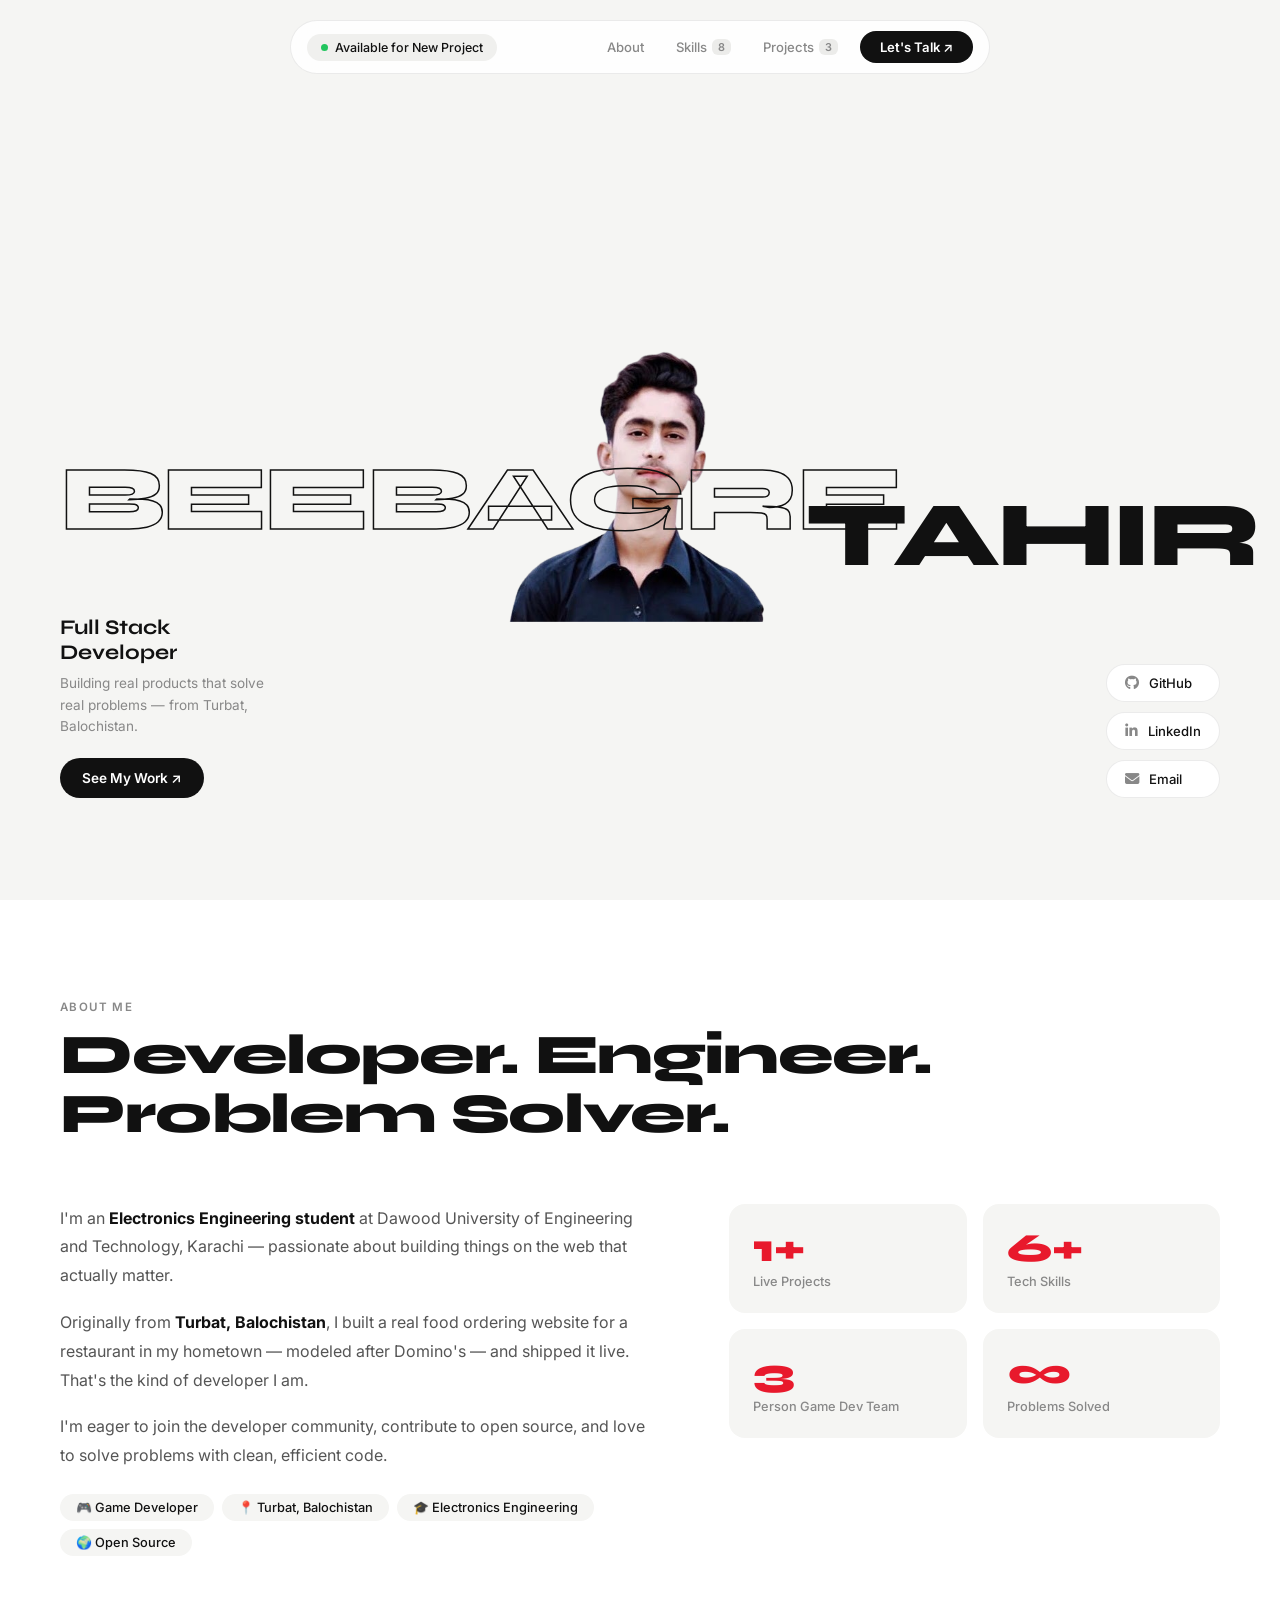
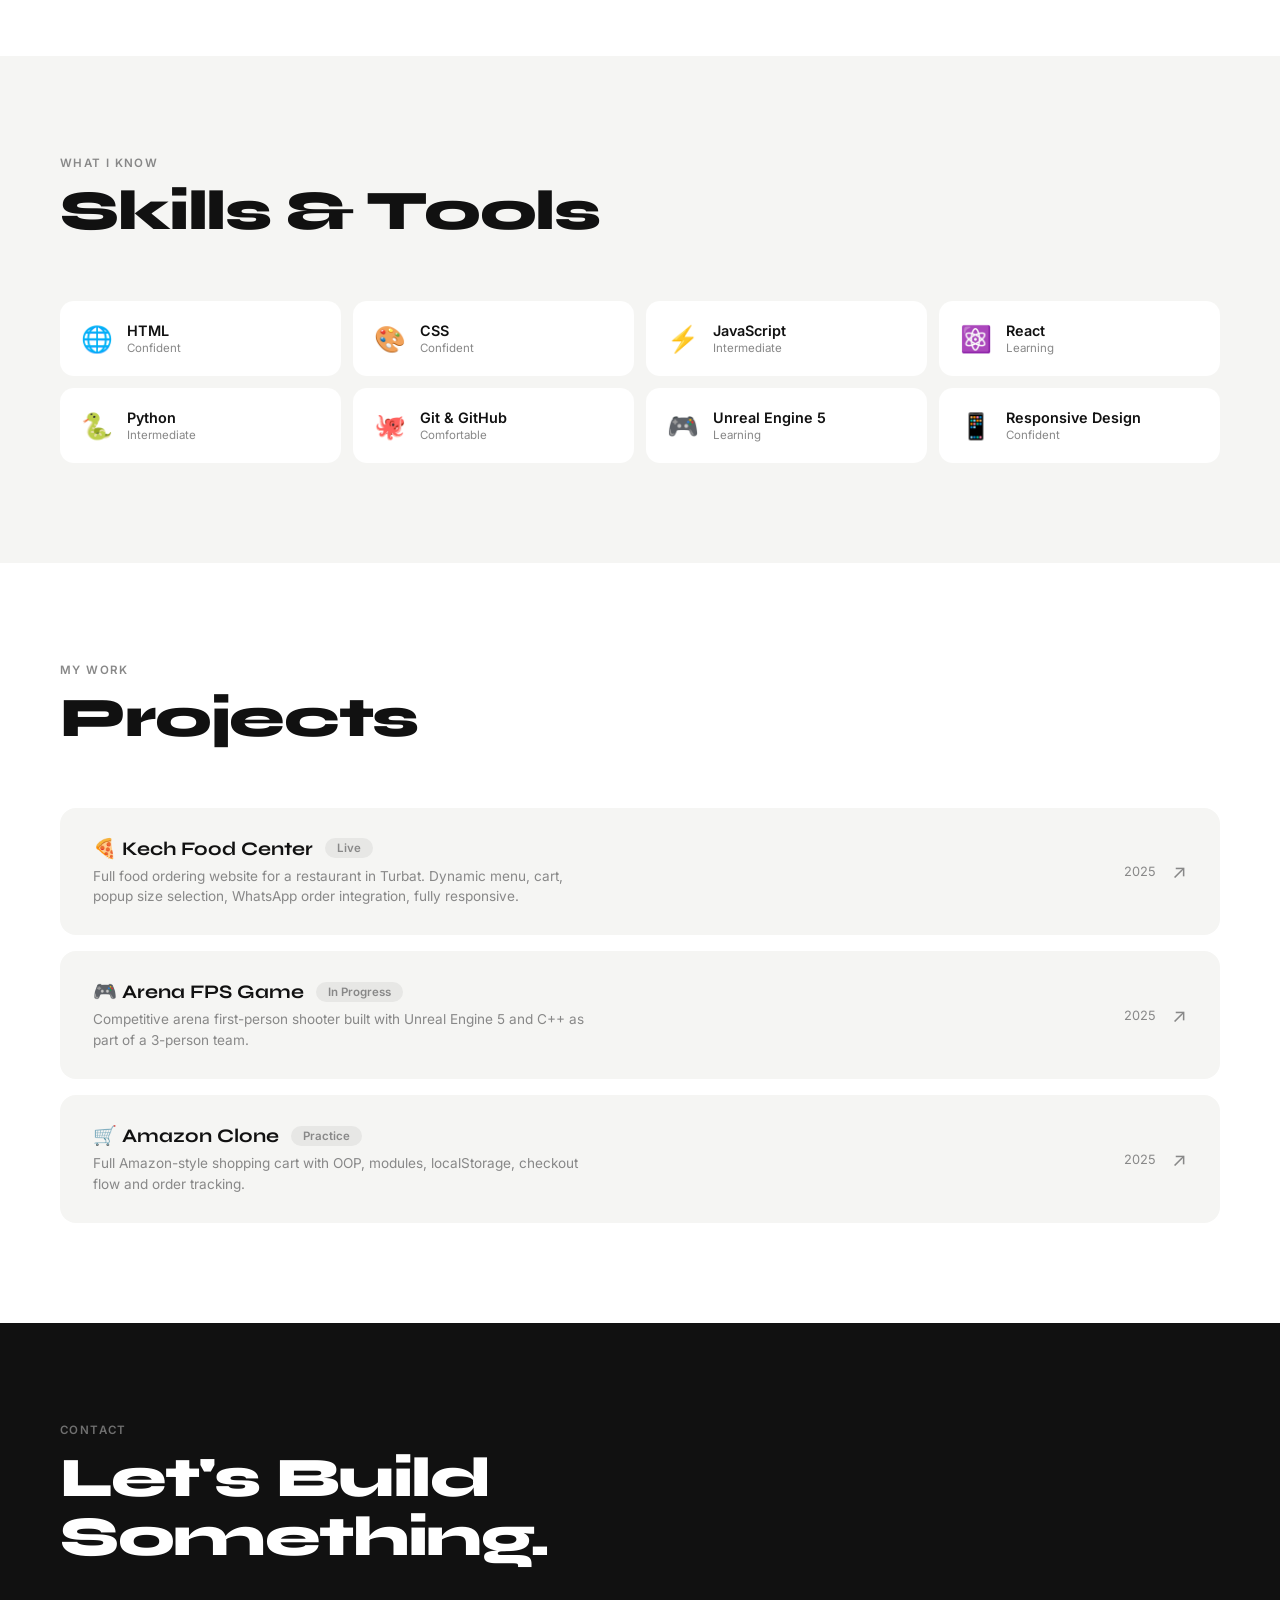
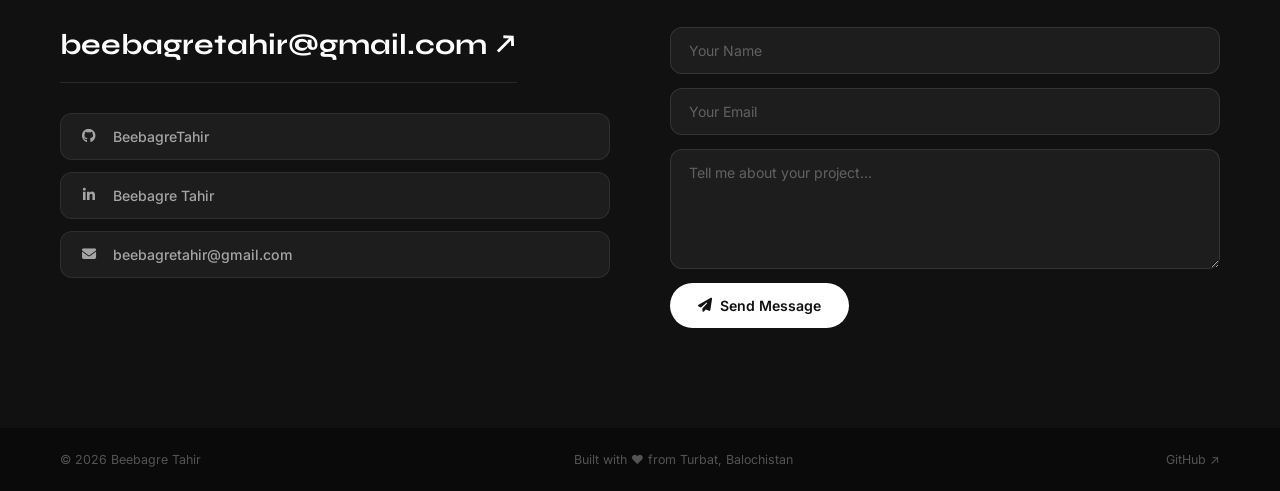
<file: protfolio.html>
<!DOCTYPE html>
<html lang="en">
<head>
    <meta charset="UTF-8">
    <meta name="viewport" content="width=device-width, initial-scale=1.0">
    <title>Beebagre Tahir — Developer</title>
    <link rel="preconnect" href="https://fonts.googleapis.com">
    <link rel="preconnect" href="https://fonts.gstatic.com" crossorigin>
    <link href="https://fonts.googleapis.com/css2?family=Inter:wght@300;400;500;600&family=Syne:wght@700;800&display=swap" rel="stylesheet">
    <link rel="stylesheet" href="https://cdnjs.cloudflare.com/ajax/libs/font-awesome/6.7.2/css/all.min.css"/>
    <style>
        * { margin: 0; padding: 0; box-sizing: border-box; }
        html { scroll-behavior: smooth; }

        :root {
            --bg: #f5f5f3;
            --dark: #111;
            --red: #E8192C;
            --gray: #888;
            --card: #fff;
        }

        body {
            font-family: 'Inter', sans-serif;
            background: var(--bg);
            color: var(--dark);
            overflow-x: hidden;
        }

        /* NAV */
        nav {
            position: fixed;
            top: 20px; left: 50%;
            transform: translateX(-50%);
            z-index: 1000;
            display: flex;
            align-items: center;
            gap: 8px;
            background: rgba(255,255,255,0.85);
            backdrop-filter: blur(20px);
            border: 1px solid rgba(0,0,0,0.08);
            border-radius: 100px;
            padding: 10px 16px;
            width: min(700px, 92vw);
        }

        .nav-status {
            display: flex;
            align-items: center;
            gap: 7px;
            background: #f0f0ee;
            border-radius: 100px;
            padding: 6px 14px;
            font-size: 0.78rem;
            font-weight: 500;
            white-space: nowrap;
            margin-right: auto;
        }

        .nav-dot {
            width: 7px; height: 7px;
            background: #22c55e;
            border-radius: 50%;
            animation: blink 2s infinite;
        }

        @keyframes blink {
            0%,100% { opacity: 1; }
            50% { opacity: 0.4; }
        }

        .nav-links {
            display: flex;
            align-items: center;
            gap: 4px;
            list-style: none;
        }

        .nav-links a {
            text-decoration: none;
            color: var(--gray);
            font-size: 0.82rem;
            font-weight: 500;
            padding: 6px 14px;
            border-radius: 100px;
            transition: all 0.2s;
            display: flex;
            align-items: center;
            gap: 5px;
        }

        .nav-links a:hover { color: var(--dark); background: #f0f0ee; }

        .nav-count {
            font-size: 0.68rem;
            color: var(--gray);
            background: #ececea;
            border-radius: 6px;
            padding: 1px 6px;
            font-weight: 600;
        }

        .nav-cta {
            background: var(--dark) !important;
            color: white !important;
            border-radius: 100px;
            padding: 8px 20px !important;
            font-size: 0.82rem !important;
            font-weight: 600 !important;
            display: flex;
            align-items: center;
            gap: 6px;
            text-decoration: none;
            transition: background 0.2s !important;
        }

        .nav-cta:hover { background: var(--red) !important; }

        /* HERO */
        .hero {
            min-height: 100vh;
            display: flex;
            flex-direction: column;
            justify-content: center;
            padding: 110px 60px 60px;
            position: relative;
            overflow: hidden;
            gap: 0;
        }

        .hero-name-row {
            position: relative;
            z-index: 2;
            display: flex;
            align-items: flex-end;
            justify-content: center;
            width: 100%;
        }

        .hero-name {
            font-family: 'Syne', sans-serif;
            font-size: clamp(2.6rem, 7.2vw, 6.2rem);
            font-weight: 800;
            line-height: 0.9;
            letter-spacing: -0.03em;
            flex: 1 1 0;
            min-width: 0;
            position: relative;
            z-index: 2;
        }

        .hero-name.name-outline {
            text-align: right;
            transform: translateY(-22%);
        }
        .hero-name.name-filled {
            text-align: left;
            transform: translateY(22%);
        }

        .name-outline {
            -webkit-text-stroke: 1.5px var(--dark);
            color: transparent;
        }

        .name-filled { color: var(--dark); }

        .hero-photo-wrap {
            position: relative;
            width: clamp(180px, 22vw, 300px);
            flex: none;
            display: flex;
            justify-content: center;
            align-self: flex-end;
            margin: 0 clamp(8px, 2vw, 28px) -28px;
            padding-bottom: 0;
            z-index: 1;
            transform: translateY(8%);
        }

        .hero-photo {
            height: clamp(220px, 34vw, 440px);
            width: auto;
            max-width: 100%;
            object-fit: contain;
            object-position: bottom;
            position: relative;
            z-index: 1;
            pointer-events: none;
        }

        .hero-lower {
            display: flex;
            align-items: flex-end;
            justify-content: space-between;
            position: relative;
            z-index: 3;
            gap: 24px;
            margin-top: 56px;
        }

        .hero-left {
            max-width: 230px;
        }

        .hero-title {
            font-family: 'Syne', sans-serif;
            font-size: 1.3rem;
            font-weight: 700;
            margin-bottom: 8px;
        }

        .hero-desc {
            color: var(--gray);
            font-size: 0.85rem;
            line-height: 1.6;
            max-width: 220px;
            margin-bottom: 20px;
        }

        .hero-btn {
            display: inline-flex;
            align-items: center;
            gap: 8px;
            background: var(--dark);
            color: white;
            padding: 12px 22px;
            border-radius: 100px;
            text-decoration: none;
            font-size: 0.85rem;
            font-weight: 600;
            transition: all 0.2s;
        }

        .hero-btn:hover { background: var(--red); transform: translateY(-2px); }

        .hero-right {
            display: flex;
            flex-direction: column;
            gap: 10px;
            flex: none;
        }

        .social-pill {
            display: flex;
            align-items: center;
            gap: 10px;
            background: white;
            border: 1px solid rgba(0,0,0,0.08);
            border-radius: 100px;
            padding: 10px 18px;
            text-decoration: none;
            color: var(--dark);
            font-size: 0.82rem;
            font-weight: 500;
            transition: all 0.2s;
            white-space: nowrap;
        }

        .social-pill:hover { background: var(--dark); color: white; border-color: var(--dark); }
        .social-pill:hover i { color: white; }
        .social-pill i { color: var(--gray); font-size: 0.9rem; transition: color 0.2s; }

        /* SECTIONS */
        section { padding: 100px 60px; }

        .section-label {
            font-size: 0.72rem;
            font-weight: 600;
            letter-spacing: 0.12em;
            text-transform: uppercase;
            color: var(--gray);
            margin-bottom: 12px;
        }

        .section-title {
            font-family: 'Syne', sans-serif;
            font-size: clamp(2.2rem, 5vw, 3.5rem);
            font-weight: 800;
            line-height: 1.05;
            letter-spacing: -0.025em;
            margin-bottom: 60px;
        }

        /* ABOUT */
        #about { background: white; }

        .about-grid {
            display: grid;
            grid-template-columns: 1.2fr 1fr;
            gap: 80px;
            align-items: start;
        }

        .about-body p {
            color: #555;
            line-height: 1.8;
            font-size: 1rem;
            margin-bottom: 18px;
        }

        .about-body p strong { color: var(--dark); }

        .about-stats {
            display: grid;
            grid-template-columns: 1fr 1fr;
            gap: 16px;
        }

        .stat-box {
            background: var(--bg);
            border-radius: 16px;
            padding: 24px;
        }

        .stat-box .num {
            font-family: 'Syne', sans-serif;
            font-size: 2.5rem;
            font-weight: 800;
            color: var(--red);
            line-height: 1;
            margin-bottom: 6px;
        }

        .stat-box .label {
            font-size: 0.8rem;
            color: var(--gray);
            font-weight: 500;
        }

        .about-tags {
            display: flex;
            flex-wrap: wrap;
            gap: 8px;
            margin-top: 24px;
        }

        .about-tag {
            background: var(--bg);
            border-radius: 100px;
            padding: 6px 16px;
            font-size: 0.8rem;
            font-weight: 500;
            color: var(--dark);
        }

        /* SKILLS */
        #skills { background: var(--bg); }

        .skills-list {
            display: grid;
            grid-template-columns: repeat(4, 1fr);
            gap: 12px;
        }

        .skill-item {
            background: white;
            border-radius: 14px;
            padding: 20px;
            display: flex;
            align-items: center;
            gap: 14px;
            border: 1px solid transparent;
            transition: all 0.2s;
        }

        .skill-item:hover {
            border-color: var(--dark);
            transform: translateY(-3px);
            box-shadow: 0 8px 24px rgba(0,0,0,0.06);
        }

        .skill-emoji { font-size: 1.6rem; }

        .skill-info-name { font-weight: 600; font-size: 0.9rem; }
        .skill-info-level { font-size: 0.72rem; color: var(--gray); margin-top: 2px; }

        /* PROJECTS */
        #projects { background: white; }

        .projects-list { display: flex; flex-direction: column; gap: 16px; }

        .project-row {
            display: flex;
            align-items: center;
            justify-content: space-between;
            padding: 28px 32px;
            background: var(--bg);
            border-radius: 16px;
            border: 1px solid transparent;
            transition: all 0.25s;
            text-decoration: none;
            color: var(--dark);
        }

        .project-row:hover {
            background: var(--dark);
            color: white;
            transform: translateX(6px);
        }

        .project-row:hover .project-row-tag { background: rgba(255,255,255,0.1); color: rgba(255,255,255,0.7); }
        .project-row:hover .project-row-arrow { color: white; }
        .project-row:hover .project-row-desc { color: rgba(255,255,255,0.6); }

        .project-row-left { display: flex; flex-direction: column; gap: 6px; }

        .project-row-top { display: flex; align-items: center; gap: 12px; }

        .project-row-title {
            font-family: 'Syne', sans-serif;
            font-size: 1.2rem;
            font-weight: 700;
        }

        .project-row-tag {
            background: rgba(0,0,0,0.06);
            border-radius: 100px;
            padding: 3px 12px;
            font-size: 0.72rem;
            font-weight: 600;
            color: var(--gray);
            transition: all 0.25s;
        }

        .project-row-desc {
            font-size: 0.85rem;
            color: var(--gray);
            max-width: 500px;
            line-height: 1.5;
            transition: color 0.25s;
        }

        .project-row-right {
            display: flex;
            align-items: center;
            gap: 16px;
        }

        .project-row-year { font-size: 0.8rem; color: var(--gray); }

        .project-row-arrow {
            font-size: 1.2rem;
            color: var(--gray);
            transition: color 0.25s;
        }

        /* CONTACT */
        #contact { background: var(--dark); color: white; }

        #contact .section-label { color: rgba(255,255,255,0.4); }
        #contact .section-title { color: white; }

        .contact-grid {
            display: grid;
            grid-template-columns: 1fr 1fr;
            gap: 60px;
        }

        .contact-email {
            font-family: 'Syne', sans-serif;
            font-size: clamp(1.2rem, 2.5vw, 1.8rem);
            font-weight: 700;
            color: white;
            text-decoration: none;
            display: inline-flex;
            align-items: center;
            gap: 12px;
            border-bottom: 1px solid rgba(255,255,255,0.1);
            padding-bottom: 20px;
            margin-bottom: 30px;
            transition: color 0.2s;
            word-break: break-all;
        }

        .contact-email:hover { color: var(--red); }

        .contact-socials { display: flex; flex-direction: column; gap: 12px; }

        .contact-social {
            display: flex;
            align-items: center;
            gap: 14px;
            text-decoration: none;
            color: rgba(255,255,255,0.6);
            font-size: 0.88rem;
            font-weight: 500;
            padding: 14px 18px;
            background: rgba(255,255,255,0.05);
            border-radius: 12px;
            border: 1px solid rgba(255,255,255,0.08);
            transition: all 0.2s;
        }

        .contact-social:hover { background: rgba(255,255,255,0.1); color: white; border-color: rgba(255,255,255,0.2); }
        .contact-social i { width: 20px; text-align: center; }

        .contact-form { display: flex; flex-direction: column; gap: 14px; }

        .contact-form input,
        .contact-form textarea {
            background: rgba(255,255,255,0.05);
            border: 1px solid rgba(255,255,255,0.1);
            border-radius: 12px;
            padding: 14px 18px;
            color: white;
            font-family: 'Inter', sans-serif;
            font-size: 0.88rem;
            outline: none;
            transition: border-color 0.2s;
        }

        .contact-form input::placeholder,
        .contact-form textarea::placeholder { color: rgba(255,255,255,0.3); }

        .contact-form input:focus,
        .contact-form textarea:focus { border-color: rgba(255,255,255,0.3); }

        .contact-form textarea { height: 120px; resize: vertical; }

        .contact-submit {
            background: white;
            color: var(--dark);
            border: none;
            padding: 14px 28px;
            border-radius: 100px;
            font-family: 'Inter', sans-serif;
            font-weight: 600;
            font-size: 0.88rem;
            cursor: pointer;
            transition: all 0.2s;
            align-self: flex-start;
            display: flex;
            align-items: center;
            gap: 8px;
        }

        .contact-submit:hover { background: var(--red); color: white; }

        /* FOOTER */
        footer {
            background: #0a0a0a;
            color: rgba(255,255,255,0.3);
            padding: 24px 60px;
            display: flex;
            justify-content: space-between;
            align-items: center;
            font-size: 0.78rem;
        }

        footer a { color: rgba(255,255,255,0.3); text-decoration: none; }
        footer a:hover { color: white; }

        /* RESPONSIVE */
        @media (max-width: 900px) {
            nav { padding: 8px 12px; }
            .nav-links { display: none; }
            .hero { padding: 120px 24px 50px; gap: 24px; }
            .hero-name-row { flex-direction: column; align-items: center; gap: 0; }
            .hero-name { font-size: clamp(2.4rem, 12vw, 4rem); text-align: center !important; flex: none; }
            .hero-photo-wrap { width: auto; order: 2; margin: 10px 0; }
            .hero-photo { height: 30vh; }
            .hero-name.name-outline { order: 1; }
            .hero-name.name-filled { order: 3; }
            .hero-lower { flex-direction: column; align-items: flex-start; gap: 24px; }
            .hero-left { max-width: 100%; }
            .hero-right { flex-direction: row; flex-wrap: wrap; }
            section { padding: 70px 24px; }
            .about-grid { grid-template-columns: 1fr; gap: 40px; }
            .skills-list { grid-template-columns: 1fr 1fr; }
            .contact-grid { grid-template-columns: 1fr; gap: 40px; }
            footer { flex-direction: column; gap: 12px; text-align: center; padding: 20px 24px; }
        }

        @media (max-width: 500px) {
            .skills-list { grid-template-columns: 1fr; }
            .about-stats { grid-template-columns: 1fr 1fr; }
        }
    </style>
</head>
<body>

<!-- NAV -->
<nav>
    <div class="nav-status">
        <div class="nav-dot"></div>
        Available for New Project
    </div>
    <ul class="nav-links">
        <li><a href="#about">About</a></li>
        <li><a href="#skills">Skills <span class="nav-count">8</span></a></li>
        <li><a href="#projects">Projects <span class="nav-count">3</span></a></li>
    </ul>
    <a href="#contact" class="nav-cta">Let's Talk ↗</a>
</nav>

<!-- HERO -->
<section class="hero">
    <div class="hero-name-row">
        <div class="hero-name name-outline">BEEBAGRE</div>
        <div class="hero-photo-wrap">
            <img src="./images/beebagre.png" alt="Beebagre Tahir" class="hero-photo">
        </div>
        <div class="hero-name name-filled">TAHIR</div>
    </div>

    <div class="hero-lower">
        <div class="hero-left">
            <div class="hero-title">Full Stack Developer</div>
            <p class="hero-desc">Building real products that solve real problems — from Turbat, Balochistan.</p>
            <a href="#projects" class="hero-btn">See My Work ↗</a>
        </div>

        <div class="hero-right">
            <a href="https://github.com/BeebagreTahir" target="_blank" class="social-pill">
                <i class="fab fa-github"></i> GitHub
            </a>
            <a href="https://linkedin.com/in/beebagre-tahir" target="_blank" class="social-pill">
                <i class="fab fa-linkedin-in"></i> LinkedIn
            </a>
            <a href="mailto:beebagretahir@gmail.com" class="social-pill">
                <i class="fas fa-envelope"></i> Email
            </a>
        </div>
    </div>
</section>

<!-- ABOUT -->
<section id="about">
    <div class="section-label">About Me</div>
    <h2 class="section-title">Developer. Engineer.<br>Problem Solver.</h2>
    <div class="about-grid">
        <div class="about-body">
            <p>I'm an <strong>Electronics Engineering student</strong> at Dawood University of Engineering and Technology, Karachi — passionate about building things on the web that actually matter.</p>
            <p>Originally from <strong>Turbat, Balochistan</strong>, I built a real food ordering website for a restaurant in my hometown — modeled after Domino's — and shipped it live. That's the kind of developer I am.</p>
            <p>I'm eager to join the developer community, contribute to open source, and love to solve problems with clean, efficient code.</p>
            <div class="about-tags">
                <span class="about-tag">🎮 Game Developer</span>
                <span class="about-tag">📍 Turbat, Balochistan</span>
                <span class="about-tag">🎓 Electronics Engineering</span>
                <span class="about-tag">🌍 Open Source</span>
            </div>
        </div>
        <div class="about-stats">
            <div class="stat-box">
                <div class="num">1+</div>
                <div class="label">Live Projects</div>
            </div>
            <div class="stat-box">
                <div class="num">6+</div>
                <div class="label">Tech Skills</div>
            </div>
            <div class="stat-box">
                <div class="num">3</div>
                <div class="label">Person Game Dev Team</div>
            </div>
            <div class="stat-box">
                <div class="num">∞</div>
                <div class="label">Problems Solved</div>
            </div>
        </div>
    </div>
</section>

<!-- SKILLS -->
<section id="skills">
    <div class="section-label">What I Know</div>
    <h2 class="section-title">Skills & Tools</h2>
    <div class="skills-list">
        <div class="skill-item">
            <span class="skill-emoji">🌐</span>
            <div><div class="skill-info-name">HTML</div><div class="skill-info-level">Confident</div></div>
        </div>
        <div class="skill-item">
            <span class="skill-emoji">🎨</span>
            <div><div class="skill-info-name">CSS</div><div class="skill-info-level">Confident</div></div>
        </div>
        <div class="skill-item">
            <span class="skill-emoji">⚡</span>
            <div><div class="skill-info-name">JavaScript</div><div class="skill-info-level">Intermediate</div></div>
        </div>
        <div class="skill-item">
            <span class="skill-emoji">⚛️</span>
            <div><div class="skill-info-name">React</div><div class="skill-info-level">Learning</div></div>
        </div>
        <div class="skill-item">
            <span class="skill-emoji">🐍</span>
            <div><div class="skill-info-name">Python</div><div class="skill-info-level">Intermediate</div></div>
        </div>
        <div class="skill-item">
            <span class="skill-emoji">🐙</span>
            <div><div class="skill-info-name">Git & GitHub</div><div class="skill-info-level">Comfortable</div></div>
        </div>
        <div class="skill-item">
            <span class="skill-emoji">🎮</span>
            <div><div class="skill-info-name">Unreal Engine 5</div><div class="skill-info-level">Learning</div></div>
        </div>
        <div class="skill-item">
            <span class="skill-emoji">📱</span>
            <div><div class="skill-info-name">Responsive Design</div><div class="skill-info-level">Confident</div></div>
        </div>
    </div>
</section>

<!-- PROJECTS -->
<section id="projects">
    <div class="section-label">My Work</div>
    <h2 class="section-title">Projects</h2>
    <div class="projects-list">
        <a href="https://kech-food-center-website.vercel.app" target="_blank" class="project-row">
            <div class="project-row-left">
                <div class="project-row-top">
                    <div class="project-row-title">🍕 Kech Food Center</div>
                    <span class="project-row-tag">Live</span>
                </div>
                <div class="project-row-desc">Full food ordering website for a restaurant in Turbat. Dynamic menu, cart, popup size selection, WhatsApp order integration, fully responsive.</div>
            </div>
            <div class="project-row-right">
                <span class="project-row-year">2025</span>
                <span class="project-row-arrow">↗</span>
            </div>
        </a>

        <a href="https://github.com/BeebagreTahir" target="_blank" class="project-row">
            <div class="project-row-left">
                <div class="project-row-top">
                    <div class="project-row-title">🎮 Arena FPS Game</div>
                    <span class="project-row-tag">In Progress</span>
                </div>
                <div class="project-row-desc">Competitive arena first-person shooter built with Unreal Engine 5 and C++ as part of a 3-person team.</div>
            </div>
            <div class="project-row-right">
                <span class="project-row-year">2025</span>
                <span class="project-row-arrow">↗</span>
            </div>
        </a>

        <a href="https://github.com/BeebagreTahir" target="_blank" class="project-row">
            <div class="project-row-left">
                <div class="project-row-top">
                    <div class="project-row-title">🛒 Amazon Clone</div>
                    <span class="project-row-tag">Practice</span>
                </div>
                <div class="project-row-desc">Full Amazon-style shopping cart with OOP, modules, localStorage, checkout flow and order tracking.</div>
            </div>
            <div class="project-row-right">
                <span class="project-row-year">2025</span>
                <span class="project-row-arrow">↗</span>
            </div>
        </a>
    </div>
</section>

<!-- CONTACT -->
<section id="contact">
    <div class="section-label">Contact</div>
    <h2 class="section-title">Let's Build<br>Something.</h2>
    <div class="contact-grid">
        <div>
            <a href="mailto:beebagretahir@gmail.com" class="contact-email">
                beebagretahir@gmail.com ↗
            </a>
            <div class="contact-socials">
                <a href="https://github.com/BeebagreTahir" target="_blank" class="contact-social">
                    <i class="fab fa-github"></i> BeebagreTahir
                </a>
                <a href="https://linkedin.com/in/beebagre-tahir" target="_blank" class="contact-social">
                    <i class="fab fa-linkedin-in"></i> Beebagre Tahir
                </a>
                <a href="mailto:beebagretahir@gmail.com" class="contact-social">
                    <i class="fas fa-envelope"></i> beebagretahir@gmail.com
                </a>
            </div>
        </div>
        <div class="contact-form">
            <input type="text" placeholder="Your Name">
            <input type="email" placeholder="Your Email">
            <textarea placeholder="Tell me about your project..."></textarea>
            <button class="contact-submit">
                <i class="fas fa-paper-plane"></i> Send Message
            </button>
        </div>
    </div>
</section>

<!-- FOOTER -->
<footer>
    <span>© 2026 Beebagre Tahir</span>
    <span>Built with ❤️ from Turbat, Balochistan</span>
    <span><a href="https://github.com/BeebagreTahir" target="_blank">GitHub ↗</a></span>
</footer>

<script>
    // Scroll reveal
    const observer = new IntersectionObserver((entries) => {
        entries.forEach(entry => {
            if(entry.isIntersecting) {
                entry.target.style.opacity = '1'
                entry.target.style.transform = 'translateY(0)'
            }
        })
    }, { threshold: 0.1 })

    document.querySelectorAll('.skill-item, .project-row, .stat-box').forEach(el => {
        el.style.opacity = '0'
        el.style.transform = 'translateY(20px)'
        el.style.transition = 'opacity 0.5s ease, transform 0.5s ease'
        observer.observe(el)
    })
</script>
</body>
</html>
</file>
